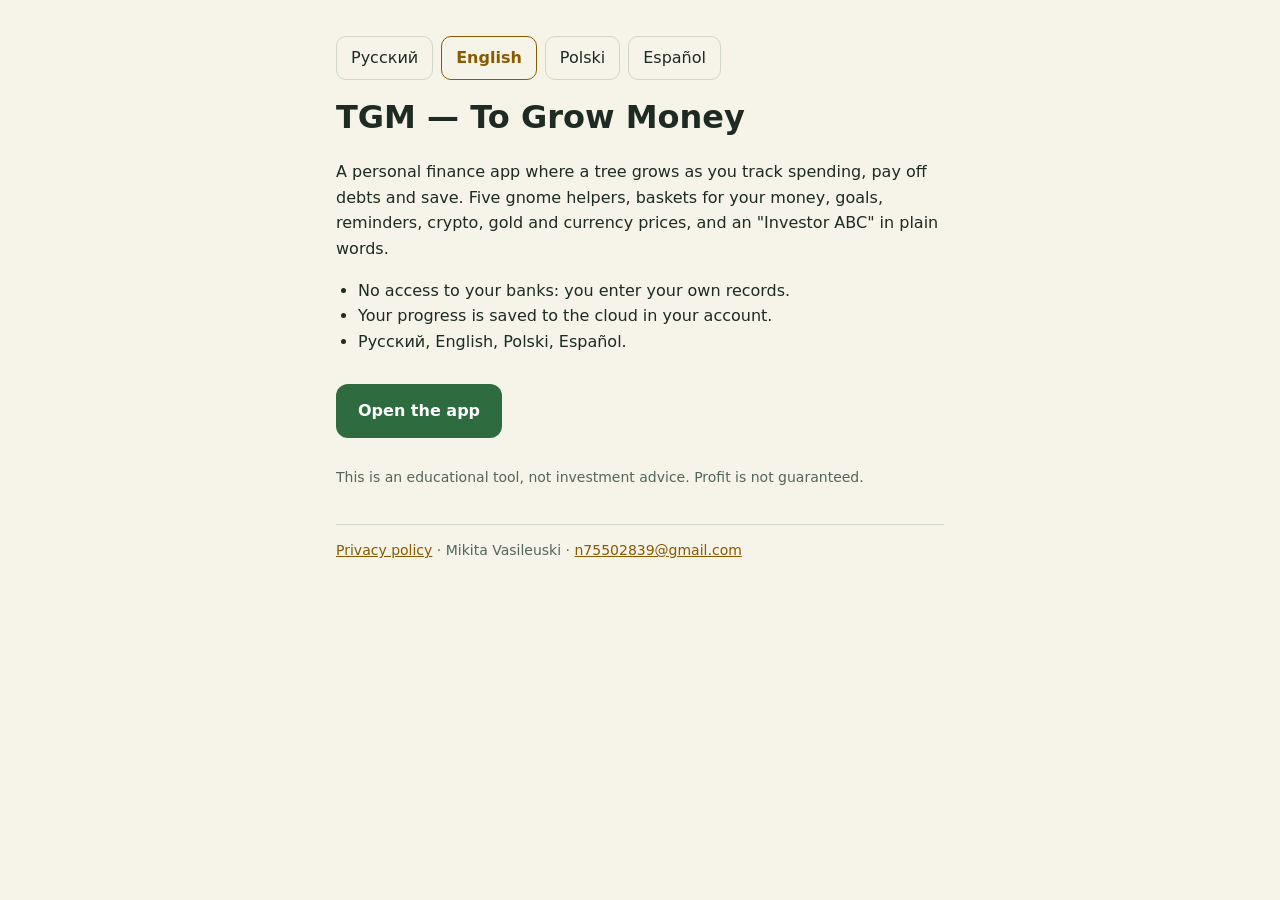
<file: about.html>
<!doctype html>
<html lang="en">
<head>
<meta charset="utf-8">
<meta name="viewport" content="width=device-width, initial-scale=1">
<meta name="color-scheme" content="dark light">
<title>TGM — To Grow Money</title>
<meta name="description" content="TGM — To Grow Money: a personal finance app where a tree grows as your money habits improve.">
<style>
:root { --bg: #0e1a14; --fg: #e8efe6; --muted: #9db3a3; --line: #2a4132; --accent: #f2bd4b; --btn: #f2bd4b; --btnfg: #1a1405; }
@media (prefers-color-scheme: light) { :root { --bg: #f6f3e8; --fg: #1d2b22; --muted: #52665a; --line: #cfd8c8; --accent: #8a5a00; --btn: #2e6b3f; --btnfg: #ffffff; } }
* { box-sizing: border-box; }
body { margin: 0; background: var(--bg); color: var(--fg); font: 16px/1.6 system-ui, -apple-system, Segoe UI, Roboto, sans-serif; }
main { max-width: 640px; margin: 0 auto; padding: 28px 16px 48px; }
h1 { font-size: 32px; margin: 12px 0 6px; } p { overflow-wrap: anywhere; } .muted { color: var(--muted); font-size: 14px; }
a { color: var(--accent); }
.btn { display: inline-block; background: var(--btn); color: var(--btnfg); text-decoration: none; font-weight: 700; padding: 14px 22px; border-radius: 12px; margin: 14px 0; min-height: 48px; }
nav.langs { display: flex; gap: 8px; flex-wrap: wrap; margin: 8px 0 12px; }
nav.langs button { background: transparent; color: var(--fg); border: 1px solid var(--line); border-radius: 10px; padding: 8px 14px; font: inherit; cursor: pointer; min-height: 44px; }
nav.langs button[aria-pressed="true"] { border-color: var(--accent); color: var(--accent); font-weight: 700; }
section[hidden] { display: none; } ul { padding-left: 22px; }
footer { margin-top: 36px; border-top: 1px solid var(--line); padding-top: 14px; }
</style>
</head>
<body>
<main>
<nav class="langs" aria-label="Language"><button data-l="ru">Русский</button><button data-l="en">English</button><button data-l="pl">Polski</button><button data-l="es">Español</button></nav>

<section data-lang="ru" lang="ru">
<h1>TGM — To Grow Money</h1>
<p>Приложение для личных финансов: дерево растёт, когда ты ведёшь учёт, гасишь долги и копишь. Пять гномов-помощников, корзины для денег, цели, напоминания, цены крипты, золота и валют, и «Азбука инвестора» простыми словами.</p>
<ul><li>Без доступа к твоим банкам: ты вносишь записи сам.</li><li>Прогресс сохраняется в облаке в твоём аккаунте.</li><li>Русский, English, Polski, Español.</li></ul>
<a class="btn" href="./">Открыть приложение</a>
<p class="muted">Это учебный инструмент, а не инвестиционная консультация. Прибыль не гарантирована.</p>
</section>

<section data-lang="en" lang="en">
<h1>TGM — To Grow Money</h1>
<p>A personal finance app where a tree grows as you track spending, pay off debts and save. Five gnome helpers, baskets for your money, goals, reminders, crypto, gold and currency prices, and an "Investor ABC" in plain words.</p>
<ul><li>No access to your banks: you enter your own records.</li><li>Your progress is saved to the cloud in your account.</li><li>Русский, English, Polski, Español.</li></ul>
<a class="btn" href="./">Open the app</a>
<p class="muted">This is an educational tool, not investment advice. Profit is not guaranteed.</p>
</section>

<section data-lang="pl" lang="pl">
<h1>TGM — To Grow Money</h1>
<p>Aplikacja do finansów osobistych: drzewo rośnie, gdy prowadzisz budżet, spłacasz długi i oszczędzasz. Pięć gnomów-pomocników, koszyki na pieniądze, cele, przypomnienia, ceny krypto, złota i walut oraz „Abecadło inwestora” prostym językiem.</p>
<ul><li>Bez dostępu do twoich banków: wpisy robisz sam.</li><li>Postęp zapisuje się w chmurze na twoim koncie.</li><li>Русский, English, Polski, Español.</li></ul>
<a class="btn" href="./">Otwórz aplikację</a>
<p class="muted">To narzędzie edukacyjne, a nie doradztwo inwestycyjne. Zysk nie jest gwarantowany.</p>
</section>

<section data-lang="es" lang="es">
<h1>TGM — To Grow Money</h1>
<p>Una app de finanzas personales: el árbol crece cuando llevas tus cuentas, pagas deudas y ahorras. Cinco gnomos ayudantes, cestas para tu dinero, metas, recordatorios, precios de cripto, oro y divisas, y un «ABC del inversor» con palabras sencillas.</p>
<ul><li>Sin acceso a tus bancos: tú introduces tus registros.</li><li>Tu progreso se guarda en la nube, en tu cuenta.</li><li>Русский, English, Polski, Español.</li></ul>
<a class="btn" href="./">Abrir la app</a>
<p class="muted">Es una herramienta educativa, no asesoramiento de inversión. La ganancia no está garantizada.</p>
</section>

<footer class="muted"><a id="pl" href="privacy.html">Privacy policy</a> · Mikita Vasileuski · <a href="mailto:n75502839@gmail.com">n75502839@gmail.com</a></footer>
</main>
<script>
(function () {
  var L = ['ru', 'en', 'pl', 'es'];
  var q = new URLSearchParams(location.search).get('lang'); var nav = (navigator.language || 'en').slice(0, 2);
  var T = { ru: 'Политика конфиденциальности', en: 'Privacy policy', pl: 'Polityka prywatności', es: 'Política de privacidad' };
  function show(l) {
    document.documentElement.lang = l;
    document.querySelectorAll('section[data-lang]').forEach(function (s) { s.hidden = s.getAttribute('data-lang') !== l; });
    document.querySelectorAll('nav.langs button').forEach(function (b) { b.setAttribute('aria-pressed', b.getAttribute('data-l') === l ? 'true' : 'false'); });
    var p = document.getElementById('pl'); p.textContent = T[l]; p.href = 'privacy.html?lang=' + l;
  }
  document.querySelectorAll('nav.langs button').forEach(function (b) { b.addEventListener('click', function () { show(b.getAttribute('data-l')); }); });
  show(L.indexOf(q) >= 0 ? q : (L.indexOf(nav) >= 0 ? nav : 'en'));
})();
</script>
</body>
</html>
</file>
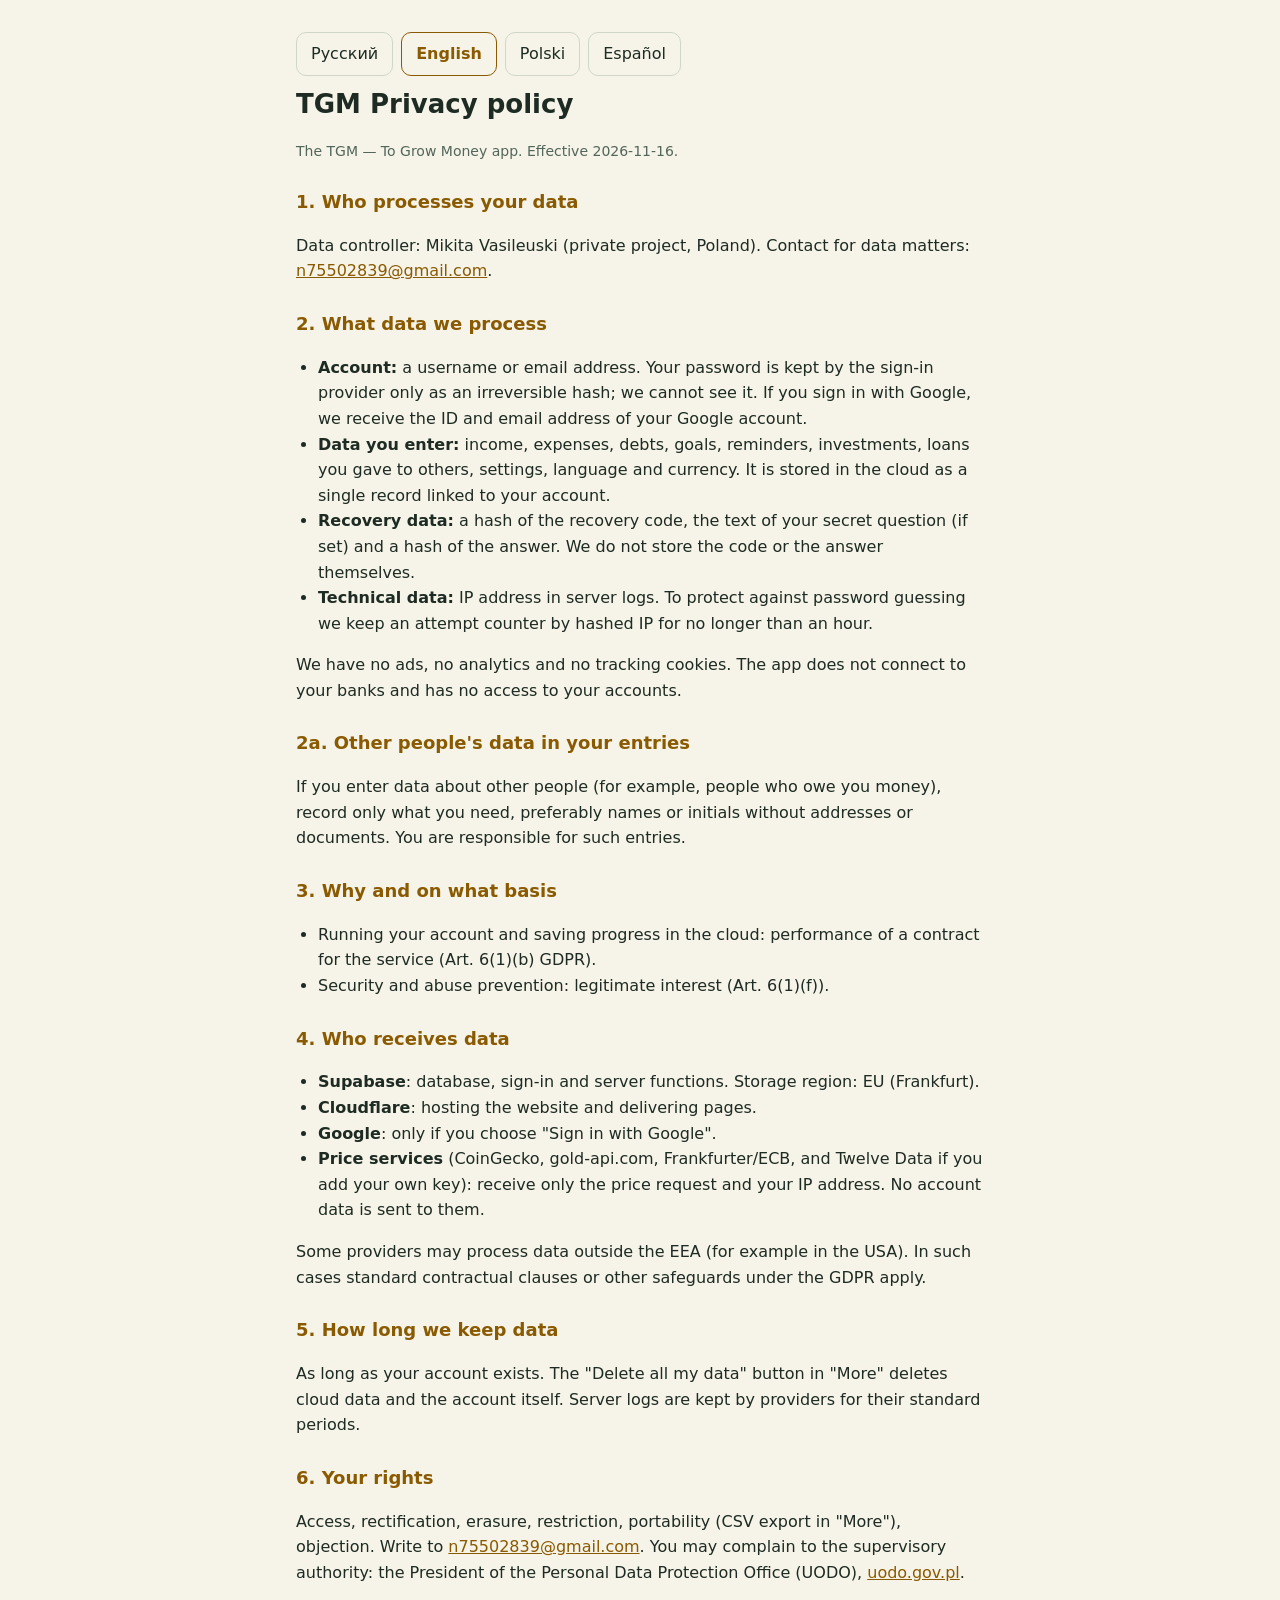
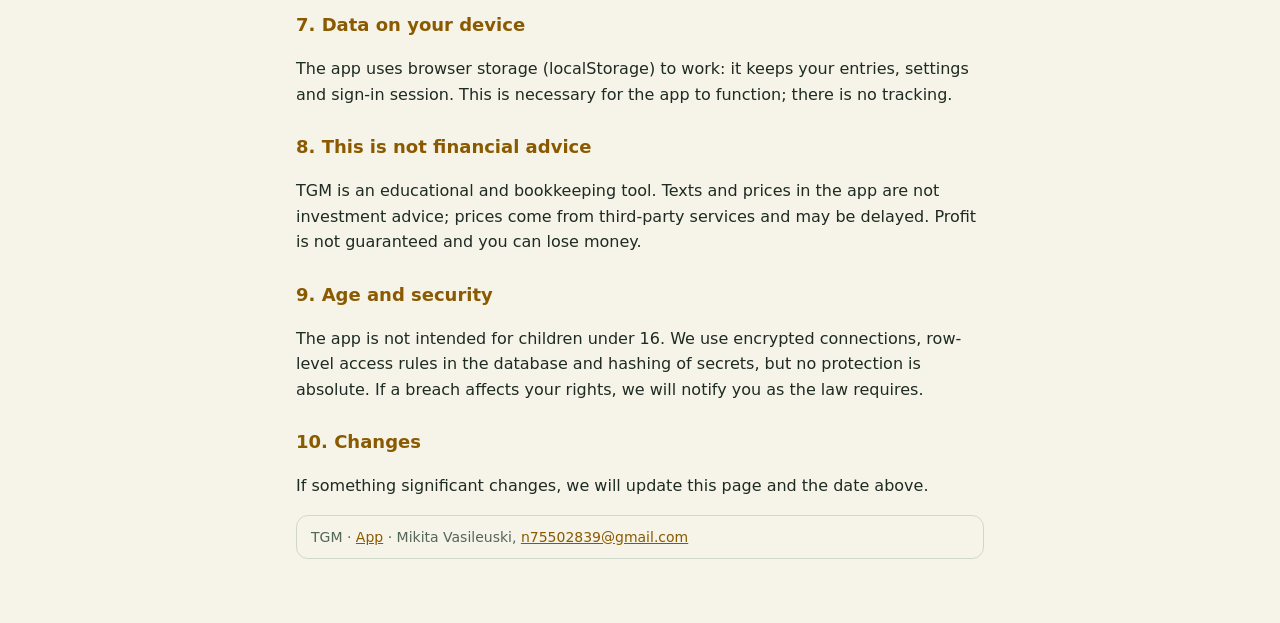
<file: privacy.html>
<!doctype html>
<html lang="en">
<head>
<meta charset="utf-8">
<meta name="viewport" content="width=device-width, initial-scale=1">
<meta name="color-scheme" content="dark light">
<title>TGM — Privacy policy</title>
<style>
:root { --bg: #0e1a14; --fg: #e8efe6; --muted: #9db3a3; --line: #2a4132; --accent: #f2bd4b; }
@media (prefers-color-scheme: light) { :root { --bg: #f6f3e8; --fg: #1d2b22; --muted: #52665a; --line: #cfd8c8; --accent: #8a5a00; } }
* { box-sizing: border-box; }
body { margin: 0; background: var(--bg); color: var(--fg); font: 16px/1.6 system-ui, -apple-system, Segoe UI, Roboto, sans-serif; }
main { max-width: 720px; margin: 0 auto; padding: 20px 16px 48px; }
h1 { font-size: 26px; margin: 8px 0 4px; } h2 { font-size: 18px; margin: 26px 0 6px; color: var(--accent); }
p, li { overflow-wrap: anywhere; } ul { padding-left: 22px; } a { color: var(--accent); }
.muted { color: var(--muted); font-size: 14px; }
nav.langs { display: flex; gap: 8px; flex-wrap: wrap; margin: 12px 0 8px; }
nav.langs button { background: transparent; color: var(--fg); border: 1px solid var(--line); border-radius: 10px; padding: 8px 14px; font: inherit; cursor: pointer; min-height: 44px; }
nav.langs button[aria-pressed="true"] { border-color: var(--accent); color: var(--accent); font-weight: 700; }
section[hidden] { display: none; }
.note { border: 1px solid var(--line); border-radius: 12px; padding: 10px 14px; margin: 16px 0; }
</style>
</head>
<body>
<main>
<nav class="langs" aria-label="Language">
  <button data-l="ru">Русский</button><button data-l="en">English</button><button data-l="pl">Polski</button><button data-l="es">Español</button>
</nav>

<!-- ============ RU ============ -->
<section data-lang="ru" lang="ru">
<h1>Политика конфиденциальности TGM</h1>
<p class="muted">Приложение TGM — To Grow Money. Действует с 2026-11-16.</p>

<h2>1. Кто обрабатывает данные</h2>
<p>Администратор данных: Mikita Vasileuski (частный проект, Польша). Связь по вопросам данных: <a href="mailto:n75502839@gmail.com">n75502839@gmail.com</a>.</p>

<h2>2. Какие данные мы обрабатываем</h2>
<ul>
<li><b>Аккаунт:</b> логин или адрес почты. Пароль хранится у провайдера входа только в виде необратимого хеша, мы его не видим. Если входишь через Google, мы получаем идентификатор и адрес почты аккаунта Google.</li>
<li><b>Данные, которые ты вносишь:</b> доходы, траты, долги, цели, напоминания, вложения, займы другим людям, настройки, язык и валюта. Они хранятся в облаке одной записью, привязанной к твоему аккаунту.</li>
<li><b>Данные восстановления:</b> хеш кода восстановления, текст секретного вопроса (если задан) и хеш ответа. Сам код и ответ мы не храним.</li>
<li><b>Технические данные:</b> IP-адрес в журналах сервера. Для защиты от перебора паролей мы сохраняем счётчик попыток по хешу IP не дольше часа.</li>
</ul>
<p>У нас нет рекламы, аналитики и отслеживающих файлов cookie. Приложение не подключается к твоим банкам и не имеет доступа к счетам.</p>

<h2>2а. Чужие данные в твоих записях</h2>
<p>Если ты вносишь данные других людей (например, должников), записывай только то, что нужно тебе, лучше имена или инициалы без адресов и документов. Ответственность за такие записи лежит на тебе.</p>

<h2>3. Зачем и на каком основании</h2>
<ul>
<li>Работа аккаунта и облачное сохранение прогресса: исполнение договора об оказании услуги (ст. 6(1)(b) RODO/GDPR).</li>
<li>Безопасность и защита от злоупотреблений: законный интерес (ст. 6(1)(f)).</li>
</ul>

<h2>4. Кому передаются данные</h2>
<ul>
<li><b>Supabase</b>: база данных, вход и серверные функции. Регион хранения: ЕС (Франкфурт).</li>
<li><b>Cloudflare</b>: размещение сайта и доставка страниц.</li>
<li><b>Google</b>: только если ты выбираешь «Войти через Google».</li>
<li><b>Сервисы цен</b> (CoinGecko, gold-api.com, Frankfurter/ЕЦБ, а также Twelve Data, если ты сам добавил свой ключ): получают только запрос цен и твой IP-адрес. Данные аккаунта им не передаются.</li>
</ul>
<p>Часть поставщиков может обрабатывать данные за пределами ЕЭЗ (например, в США). В таких случаях действуют стандартные договорные положения или иные механизмы защиты, предусмотренные RODO.</p>

<h2>5. Сколько хранятся данные</h2>
<p>Пока существует твой аккаунт. Кнопка «Удалить все мои данные» в разделе «Ещё» удаляет облачные данные и сам аккаунт. Журналы серверов хранятся у провайдеров в течение их стандартных сроков.</p>

<h2>6. Твои права</h2>
<p>Доступ к данным, исправление, удаление, ограничение обработки, перенос (выгрузка CSV в «Ещё»), возражение. Напиши на <a href="mailto:n75502839@gmail.com">n75502839@gmail.com</a>. Ты вправе пожаловаться в надзорный орган: Prezes Urzędu Ochrony Danych Osobowych (UODO), <a href="https://uodo.gov.pl">uodo.gov.pl</a>.</p>

<h2>7. Данные на твоём устройстве</h2>
<p>Приложение использует память браузера (localStorage), чтобы работать: хранит твои записи, настройки и сессию входа. Это необходимо для работы, отслеживания нет.</p>

<h2>8. Это не финансовая консультация</h2>
<p>TGM — учебный и учётный инструмент. Тексты и цены в приложении не являются инвестиционной рекомендацией, цены берутся у сторонних сервисов и могут отставать. Прибыль не гарантирована, можно потерять деньги.</p>

<h2>9. Возраст и безопасность</h2>
<p>Приложение не предназначено для детей младше 16 лет. Мы используем шифрованное соединение, правила доступа на уровне строк базы и хеширование секретов, но абсолютной защиты не бывает. При нарушении, затрагивающем твои права, мы сообщим об этом по закону.</p>

<h2>10. Изменения</h2>
<p>При существенных изменениях мы обновим эту страницу и дату вверху.</p>
</section>

<!-- ============ EN ============ -->
<section data-lang="en" lang="en">
<h1>TGM Privacy policy</h1>
<p class="muted">The TGM — To Grow Money app. Effective 2026-11-16.</p>

<h2>1. Who processes your data</h2>
<p>Data controller: Mikita Vasileuski (private project, Poland). Contact for data matters: <a href="mailto:n75502839@gmail.com">n75502839@gmail.com</a>.</p>

<h2>2. What data we process</h2>
<ul>
<li><b>Account:</b> a username or email address. Your password is kept by the sign-in provider only as an irreversible hash; we cannot see it. If you sign in with Google, we receive the ID and email address of your Google account.</li>
<li><b>Data you enter:</b> income, expenses, debts, goals, reminders, investments, loans you gave to others, settings, language and currency. It is stored in the cloud as a single record linked to your account.</li>
<li><b>Recovery data:</b> a hash of the recovery code, the text of your secret question (if set) and a hash of the answer. We do not store the code or the answer themselves.</li>
<li><b>Technical data:</b> IP address in server logs. To protect against password guessing we keep an attempt counter by hashed IP for no longer than an hour.</li>
</ul>
<p>We have no ads, no analytics and no tracking cookies. The app does not connect to your banks and has no access to your accounts.</p>

<h2>2a. Other people's data in your entries</h2>
<p>If you enter data about other people (for example, people who owe you money), record only what you need, preferably names or initials without addresses or documents. You are responsible for such entries.</p>

<h2>3. Why and on what basis</h2>
<ul>
<li>Running your account and saving progress in the cloud: performance of a contract for the service (Art. 6(1)(b) GDPR).</li>
<li>Security and abuse prevention: legitimate interest (Art. 6(1)(f)).</li>
</ul>

<h2>4. Who receives data</h2>
<ul>
<li><b>Supabase</b>: database, sign-in and server functions. Storage region: EU (Frankfurt).</li>
<li><b>Cloudflare</b>: hosting the website and delivering pages.</li>
<li><b>Google</b>: only if you choose "Sign in with Google".</li>
<li><b>Price services</b> (CoinGecko, gold-api.com, Frankfurter/ECB, and Twelve Data if you add your own key): receive only the price request and your IP address. No account data is sent to them.</li>
</ul>
<p>Some providers may process data outside the EEA (for example in the USA). In such cases standard contractual clauses or other safeguards under the GDPR apply.</p>

<h2>5. How long we keep data</h2>
<p>As long as your account exists. The "Delete all my data" button in "More" deletes cloud data and the account itself. Server logs are kept by providers for their standard periods.</p>

<h2>6. Your rights</h2>
<p>Access, rectification, erasure, restriction, portability (CSV export in "More"), objection. Write to <a href="mailto:n75502839@gmail.com">n75502839@gmail.com</a>. You may complain to the supervisory authority: the President of the Personal Data Protection Office (UODO), <a href="https://uodo.gov.pl">uodo.gov.pl</a>.</p>

<h2>7. Data on your device</h2>
<p>The app uses browser storage (localStorage) to work: it keeps your entries, settings and sign-in session. This is necessary for the app to function; there is no tracking.</p>

<h2>8. This is not financial advice</h2>
<p>TGM is an educational and bookkeeping tool. Texts and prices in the app are not investment advice; prices come from third-party services and may be delayed. Profit is not guaranteed and you can lose money.</p>

<h2>9. Age and security</h2>
<p>The app is not intended for children under 16. We use encrypted connections, row-level access rules in the database and hashing of secrets, but no protection is absolute. If a breach affects your rights, we will notify you as the law requires.</p>

<h2>10. Changes</h2>
<p>If something significant changes, we will update this page and the date above.</p>
</section>

<!-- ============ PL ============ -->
<section data-lang="pl" lang="pl">
<h1>Polityka prywatności TGM</h1>
<p class="muted">Aplikacja TGM — To Grow Money. Obowiązuje od 2026-11-16.</p>

<h2>1. Kto przetwarza dane</h2>
<p>Administrator danych: Mikita Vasileuski (projekt prywatny, Polska). Kontakt w sprawach danych: <a href="mailto:n75502839@gmail.com">n75502839@gmail.com</a>.</p>

<h2>2. Jakie dane przetwarzamy</h2>
<ul>
<li><b>Konto:</b> login lub adres e-mail. Hasło jest przechowywane przez dostawcę logowania wyłącznie jako nieodwracalny skrót, nie możemy go zobaczyć. Jeśli logujesz się przez Google, otrzymujemy identyfikator i adres e-mail konta Google.</li>
<li><b>Dane, które wpisujesz:</b> dochody, wydatki, długi, cele, przypomnienia, inwestycje, pożyczki udzielone innym osobom, ustawienia, język i waluta. Są zapisane w chmurze jako jeden rekord powiązany z twoim kontem.</li>
<li><b>Dane do odzyskiwania konta:</b> skrót kodu odzyskiwania, treść pytania pomocniczego (jeśli ustawione) i skrót odpowiedzi. Samego kodu ani odpowiedzi nie przechowujemy.</li>
<li><b>Dane techniczne:</b> adres IP w logach serwera. Aby chronić przed zgadywaniem haseł, przechowujemy licznik prób według skrótu IP nie dłużej niż godzinę.</li>
</ul>
<p>Nie mamy reklam, analityki ani śledzących plików cookie. Aplikacja nie łączy się z twoimi bankami i nie ma dostępu do rachunków.</p>

<h2>2a. Dane innych osób w twoich wpisach</h2>
<p>Jeśli wpisujesz dane innych osób (na przykład dłużników), zapisuj tylko to, co potrzebne, najlepiej imiona lub inicjały bez adresów i dokumentów. Za takie wpisy odpowiadasz ty.</p>

<h2>3. Po co i na jakiej podstawie</h2>
<ul>
<li>Prowadzenie konta i zapis postępów w chmurze: wykonanie umowy o świadczenie usługi (art. 6 ust. 1 lit. b RODO).</li>
<li>Bezpieczeństwo i zapobieganie nadużyciom: prawnie uzasadniony interes (art. 6 ust. 1 lit. f).</li>
</ul>

<h2>4. Kto otrzymuje dane</h2>
<ul>
<li><b>Supabase</b>: baza danych, logowanie i funkcje serwerowe. Region przechowywania: UE (Frankfurt).</li>
<li><b>Cloudflare</b>: hosting strony i dostarczanie stron.</li>
<li><b>Google</b>: tylko jeśli wybierzesz „Zaloguj przez Google”.</li>
<li><b>Serwisy z cenami</b> (CoinGecko, gold-api.com, Frankfurter/EBC oraz Twelve Data, jeśli sam dodasz swój klucz): otrzymują tylko zapytanie o ceny i twój adres IP. Dane konta do nich nie trafiają.</li>
</ul>
<p>Niektórzy dostawcy mogą przetwarzać dane poza EOG (na przykład w USA). W takich przypadkach obowiązują standardowe klauzule umowne lub inne zabezpieczenia przewidziane w RODO.</p>

<h2>5. Jak długo przechowujemy dane</h2>
<p>Dopóki istnieje twoje konto. Przycisk „Usuń wszystkie moje dane” w zakładce „Więcej” usuwa dane z chmury i samo konto. Logi serwerów są przechowywane przez dostawców w standardowych okresach.</p>

<h2>6. Twoje prawa</h2>
<p>Dostęp, sprostowanie, usunięcie, ograniczenie przetwarzania, przenoszenie (eksport CSV w „Więcej”), sprzeciw. Napisz na <a href="mailto:n75502839@gmail.com">n75502839@gmail.com</a>. Możesz złożyć skargę do organu nadzorczego: Prezes Urzędu Ochrony Danych Osobowych (UODO), <a href="https://uodo.gov.pl">uodo.gov.pl</a>.</p>

<h2>7. Dane na twoim urządzeniu</h2>
<p>Aplikacja używa pamięci przeglądarki (localStorage), aby działać: przechowuje twoje wpisy, ustawienia i sesję logowania. Jest to niezbędne do działania, nie ma śledzenia.</p>

<h2>8. To nie jest porada finansowa</h2>
<p>TGM to narzędzie edukacyjne i do prowadzenia budżetu. Teksty i ceny w aplikacji nie są rekomendacją inwestycyjną, ceny pochodzą z zewnętrznych serwisów i mogą być opóźnione. Zysk nie jest gwarantowany, można stracić pieniądze.</p>

<h2>9. Wiek i bezpieczeństwo</h2>
<p>Aplikacja nie jest przeznaczona dla dzieci poniżej 16 lat. Stosujemy szyfrowane połączenie, reguły dostępu na poziomie wierszy bazy i hashowanie sekretów, ale absolutna ochrona nie istnieje. Jeśli naruszenie dotknie twoich praw, powiadomimy cię zgodnie z prawem.</p>

<h2>10. Zmiany</h2>
<p>Przy istotnych zmianach zaktualizujemy tę stronę i datę powyżej.</p>
</section>

<!-- ============ ES ============ -->
<section data-lang="es" lang="es">
<h1>Política de privacidad de TGM</h1>
<p class="muted">La aplicación TGM — To Grow Money. En vigor desde 2026-11-16.</p>

<h2>1. Quién trata tus datos</h2>
<p>Responsable del tratamiento: Mikita Vasileuski (proyecto privado, Polonia). Contacto para asuntos de datos: <a href="mailto:n75502839@gmail.com">n75502839@gmail.com</a>.</p>

<h2>2. Qué datos tratamos</h2>
<ul>
<li><b>Cuenta:</b> un usuario o una dirección de correo. La contraseña la guarda el proveedor de acceso solo como un hash irreversible; nosotros no podemos verla. Si entras con Google, recibimos el identificador y el correo de tu cuenta de Google.</li>
<li><b>Datos que introduces:</b> ingresos, gastos, deudas, metas, recordatorios, inversiones, préstamos que hiciste a otras personas, ajustes, idioma y moneda. Se guardan en la nube como un único registro vinculado a tu cuenta.</li>
<li><b>Datos de recuperación:</b> un hash del código de recuperación, el texto de tu pregunta secreta (si la fijas) y un hash de la respuesta. No guardamos el código ni la respuesta en sí.</li>
<li><b>Datos técnicos:</b> dirección IP en los registros del servidor. Para protegerte de intentos de adivinar contraseñas guardamos un contador de intentos por hash de IP durante no más de una hora.</li>
</ul>
<p>No tenemos publicidad, analítica ni cookies de seguimiento. La aplicación no se conecta a tus bancos ni tiene acceso a tus cuentas.</p>

<h2>2a. Datos de otras personas en tus registros</h2>
<p>Si introduces datos de otras personas (por ejemplo, quienes te deben dinero), anota solo lo necesario, mejor nombres o iniciales sin direcciones ni documentos. Eres responsable de esos registros.</p>

<h2>3. Para qué y con qué base</h2>
<ul>
<li>Gestionar tu cuenta y guardar el progreso en la nube: ejecución de un contrato de servicio (art. 6.1.b RGPD).</li>
<li>Seguridad y prevención de abusos: interés legítimo (art. 6.1.f).</li>
</ul>

<h2>4. Quién recibe los datos</h2>
<ul>
<li><b>Supabase</b>: base de datos, acceso y funciones de servidor. Región de almacenamiento: UE (Fráncfort).</li>
<li><b>Cloudflare</b>: alojamiento del sitio y entrega de páginas.</li>
<li><b>Google</b>: solo si eliges «Entrar con Google».</li>
<li><b>Servicios de precios</b> (CoinGecko, gold-api.com, Frankfurter/BCE y Twelve Data si añades tu propia clave): reciben solo la consulta de precios y tu dirección IP. No se les envían datos de la cuenta.</li>
</ul>
<p>Algunos proveedores pueden tratar datos fuera del EEE (por ejemplo, en EE. UU.). En esos casos se aplican cláusulas contractuales tipo u otras garantías previstas en el RGPD.</p>

<h2>5. Cuánto tiempo guardamos los datos</h2>
<p>Mientras exista tu cuenta. El botón «Borrar todos mis datos» en «Más» elimina los datos de la nube y la propia cuenta. Los registros de servidor los conservan los proveedores durante sus plazos habituales.</p>

<h2>6. Tus derechos</h2>
<p>Acceso, rectificación, supresión, limitación, portabilidad (exportación CSV en «Más»), oposición. Escribe a <a href="mailto:n75502839@gmail.com">n75502839@gmail.com</a>. Puedes reclamar ante la autoridad de control: el Presidente de la Oficina de Protección de Datos Personales de Polonia (UODO), <a href="https://uodo.gov.pl">uodo.gov.pl</a>.</p>

<h2>7. Datos en tu dispositivo</h2>
<p>La aplicación usa el almacenamiento del navegador (localStorage) para funcionar: guarda tus registros, ajustes y la sesión. Es necesario para que funcione; no hay seguimiento.</p>

<h2>8. No es asesoramiento financiero</h2>
<p>TGM es una herramienta educativa y de control de presupuesto. Los textos y precios de la aplicación no son una recomendación de inversión; los precios vienen de servicios de terceros y pueden retrasarse. La ganancia no está garantizada y puedes perder dinero.</p>

<h2>9. Edad y seguridad</h2>
<p>La aplicación no está dirigida a menores de 16 años. Usamos conexión cifrada, reglas de acceso por filas en la base de datos y hash de secretos, pero ninguna protección es absoluta. Si una brecha afecta a tus derechos, te lo notificaremos como exige la ley.</p>

<h2>10. Cambios</h2>
<p>Si cambia algo importante, actualizaremos esta página y la fecha de arriba.</p>
</section>

<p class="note muted">TGM · <a href="./">App</a> · <span id="contact">Mikita Vasileuski, <a href="mailto:n75502839@gmail.com">n75502839@gmail.com</a></span></p>
</main>
<script>
(function () {
  var L = ['ru', 'en', 'pl', 'es'];
  var q = new URLSearchParams(location.search).get('lang');
  var nav = (navigator.language || 'en').slice(0, 2);
  var cur = L.indexOf(q) >= 0 ? q : (L.indexOf(nav) >= 0 ? nav : 'en');
  function show(l) {
    cur = l; document.documentElement.lang = l;
    document.querySelectorAll('section[data-lang]').forEach(function (s) { s.hidden = s.getAttribute('data-lang') !== l; });
    document.querySelectorAll('nav.langs button').forEach(function (b) { b.setAttribute('aria-pressed', b.getAttribute('data-l') === l ? 'true' : 'false'); });
  }
  document.querySelectorAll('nav.langs button').forEach(function (b) { b.addEventListener('click', function () { show(b.getAttribute('data-l')); }); });
  show(cur);
})();
</script>
</body>
</html>
</file>
